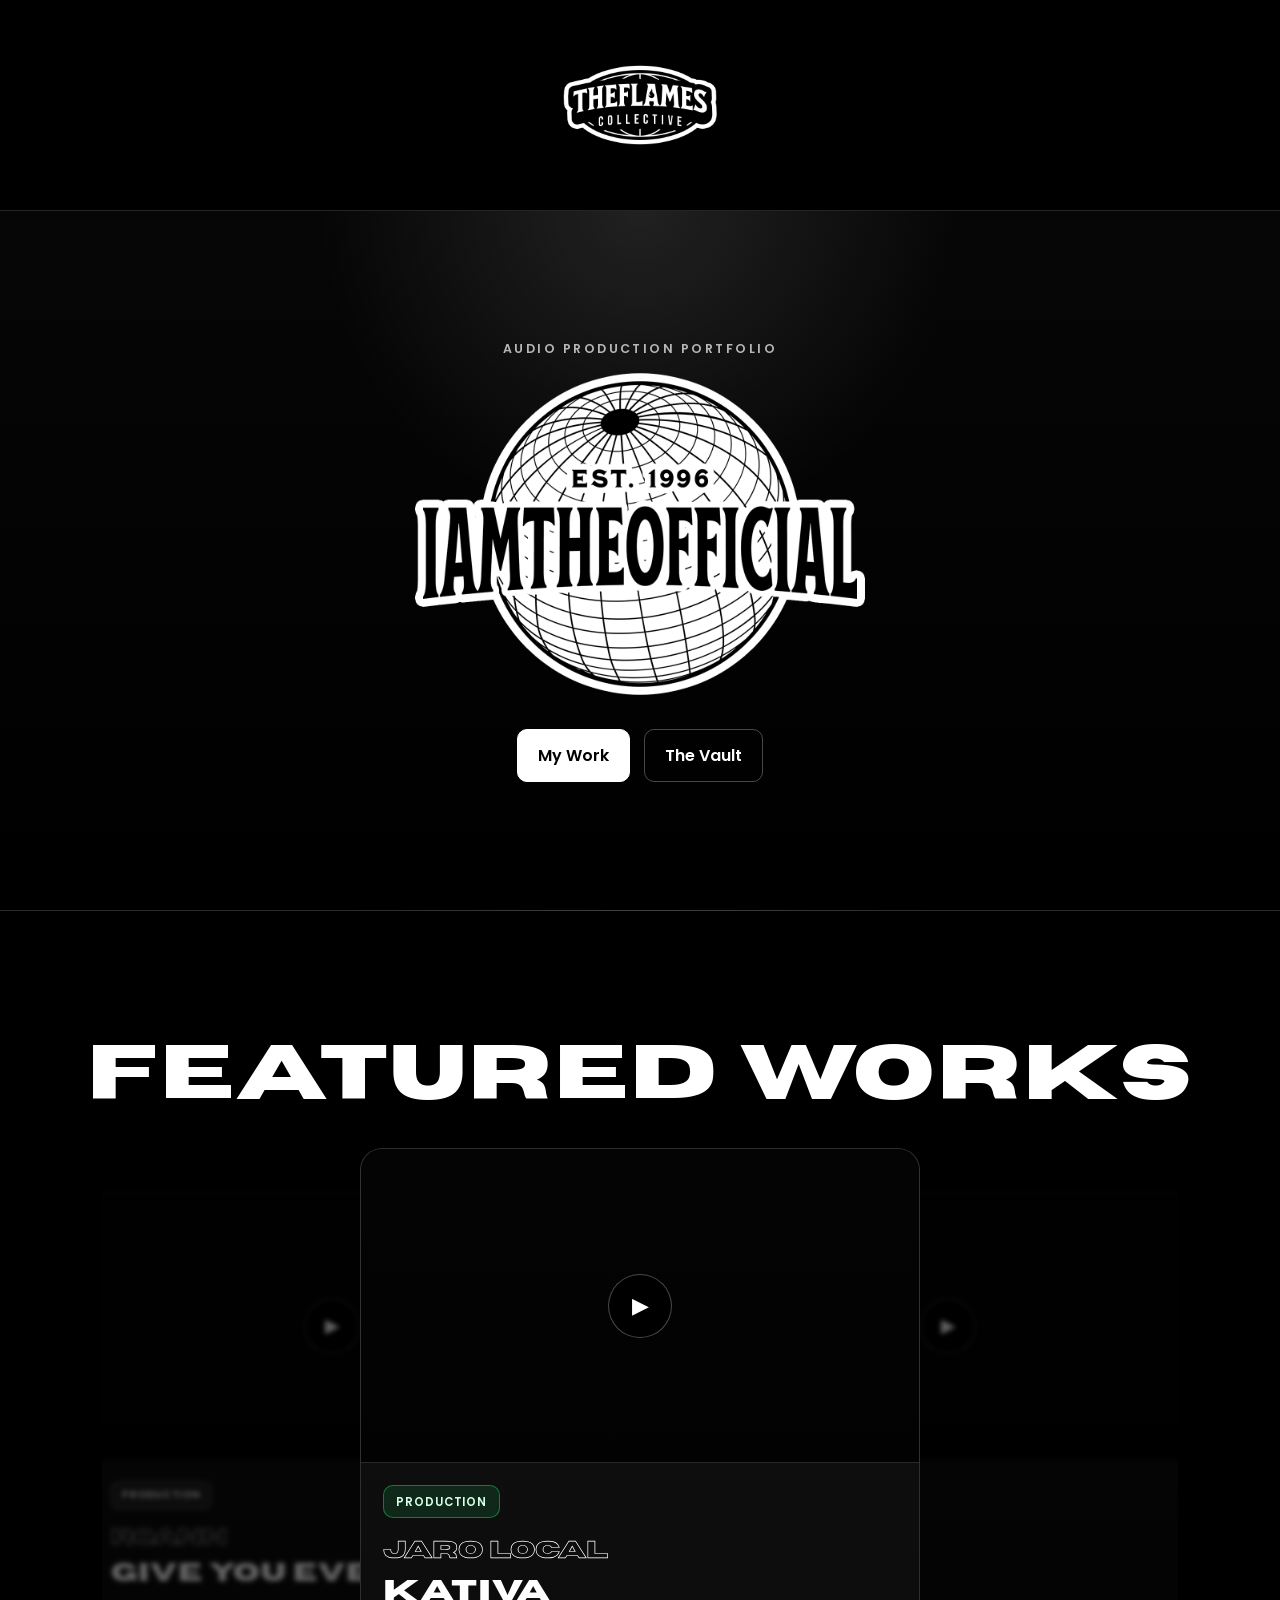
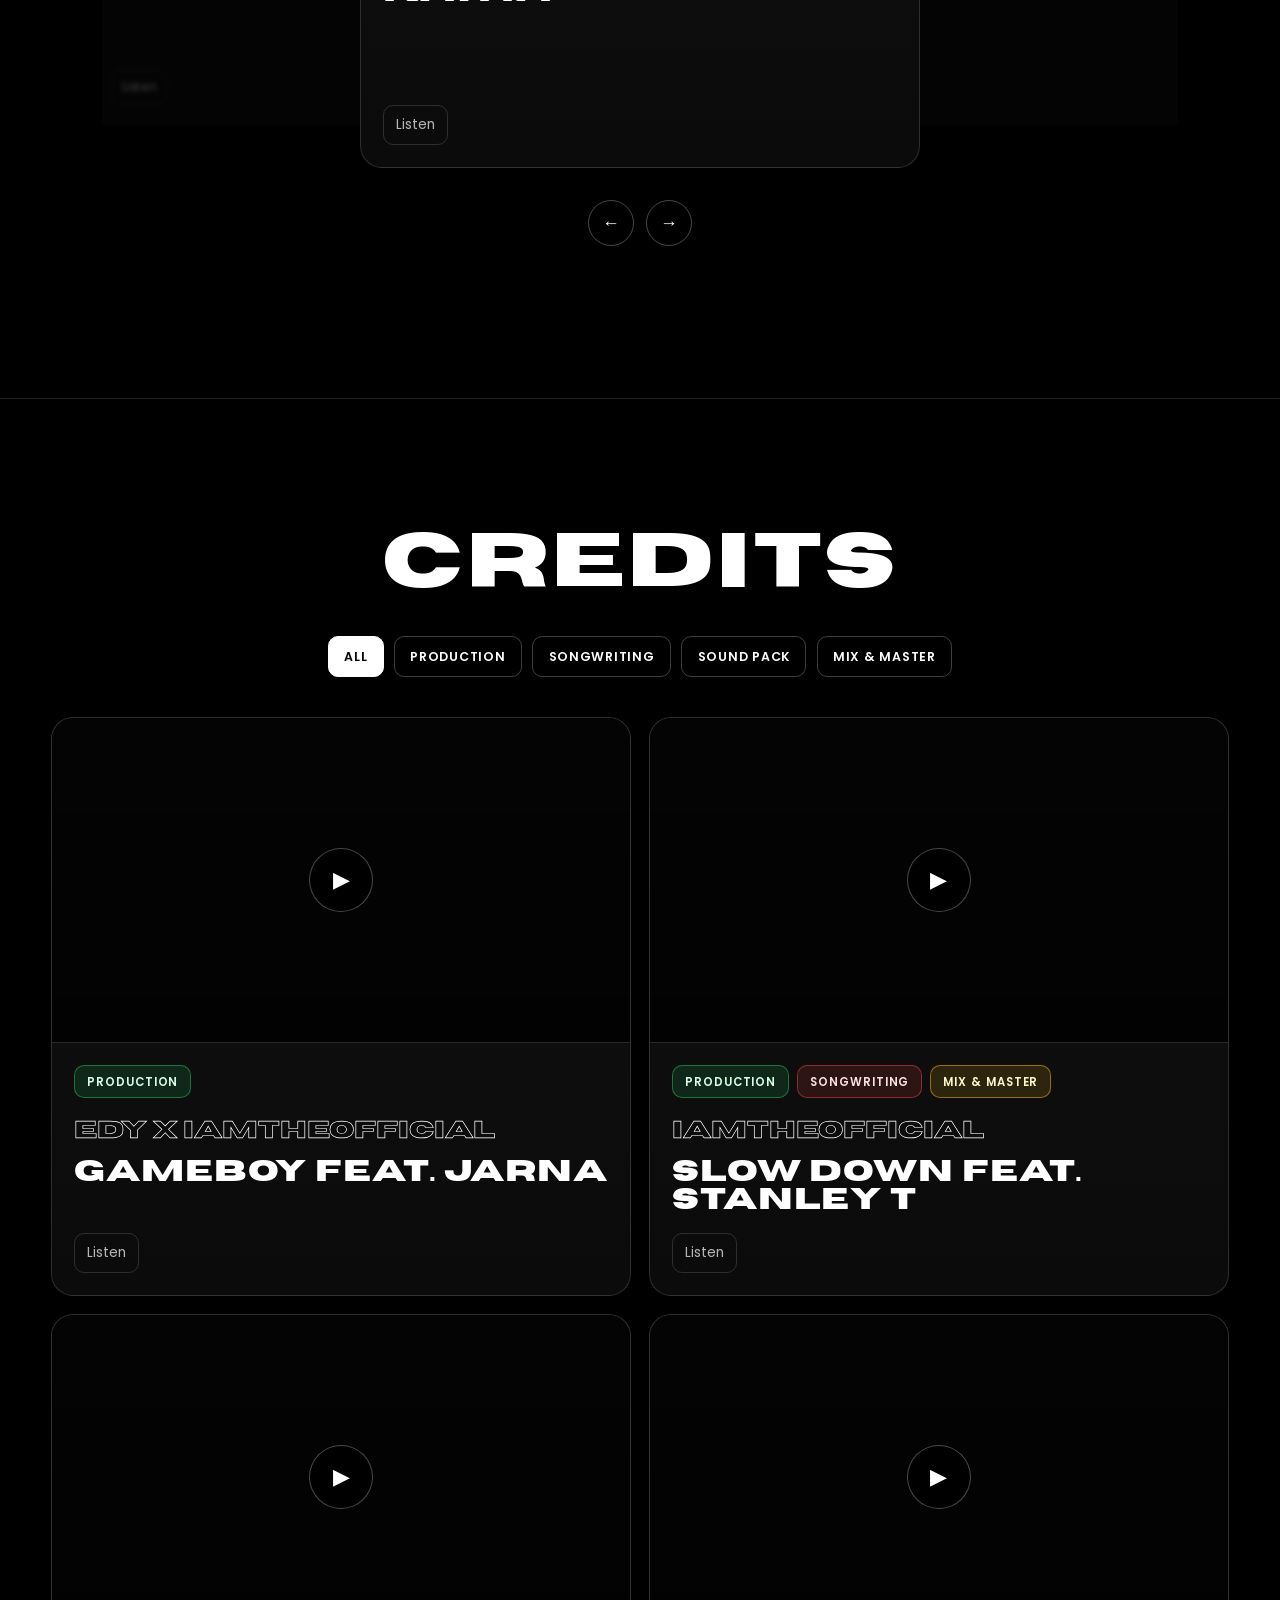
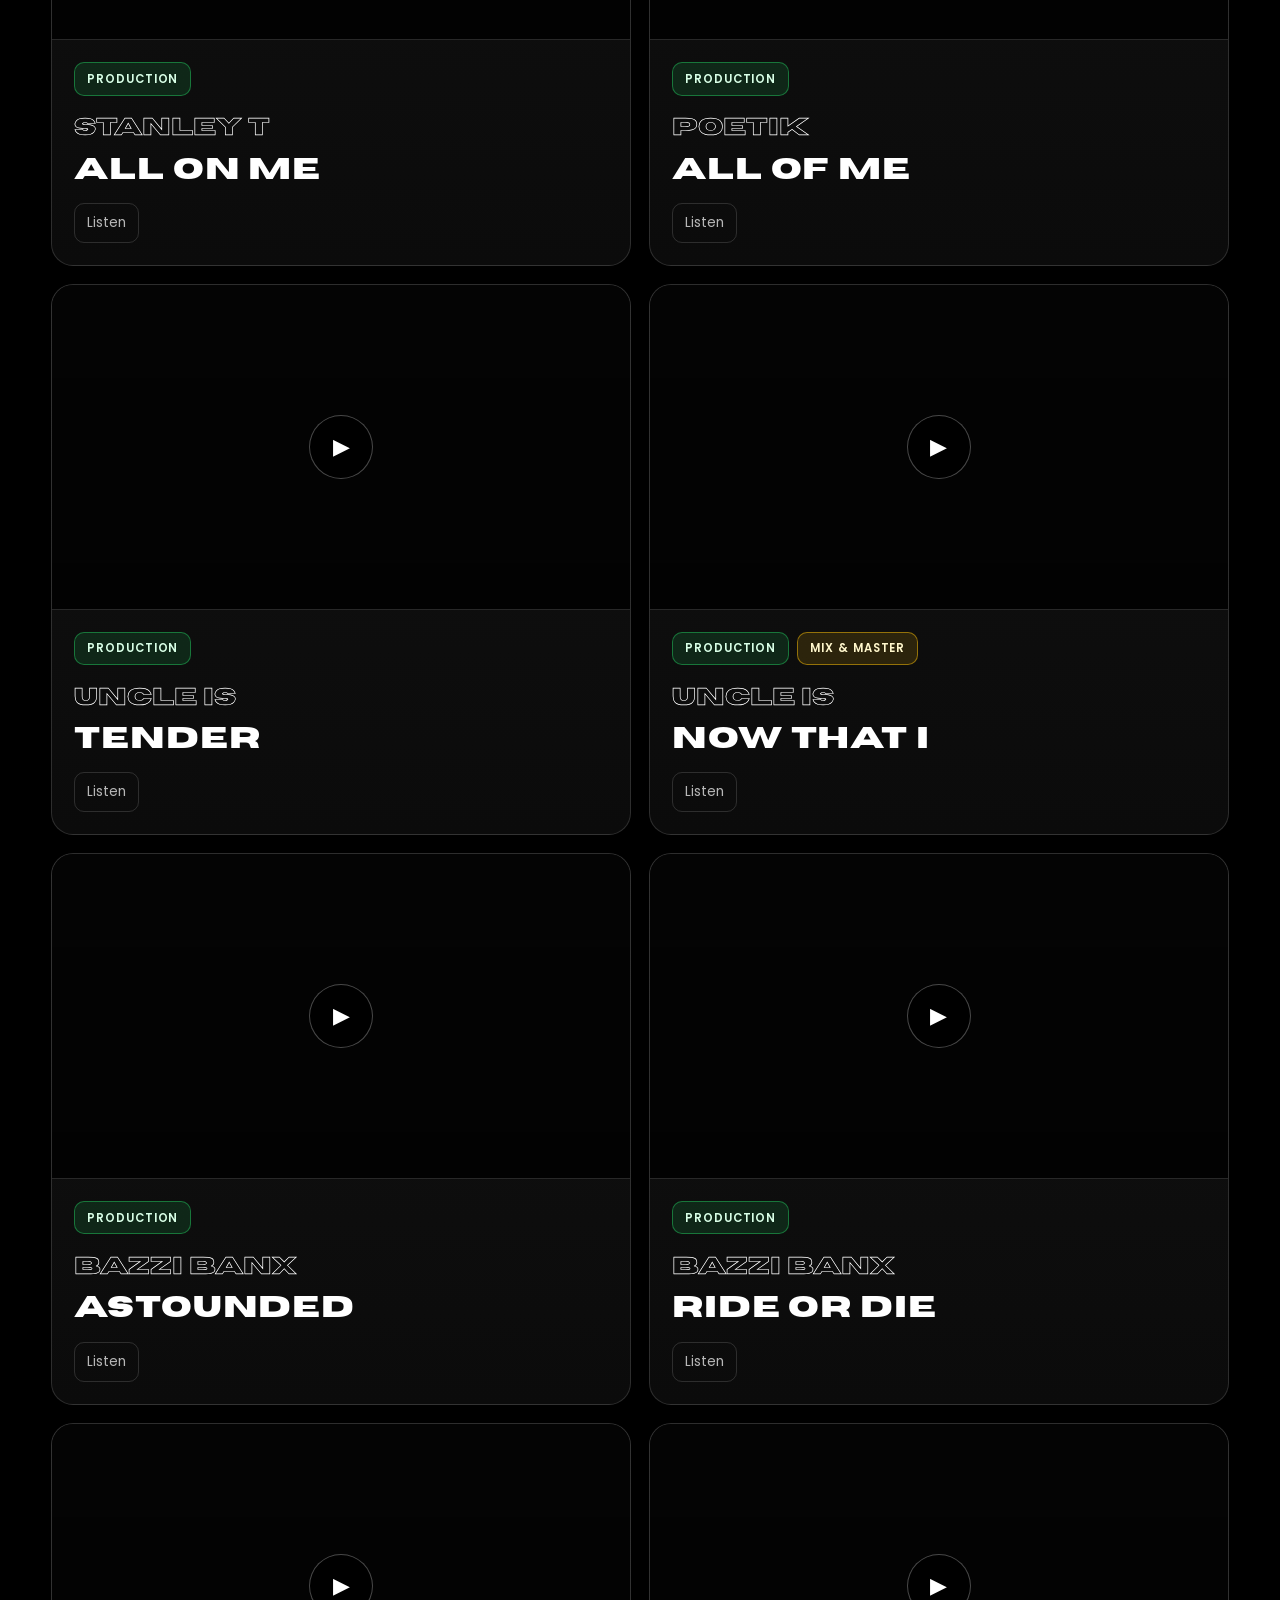
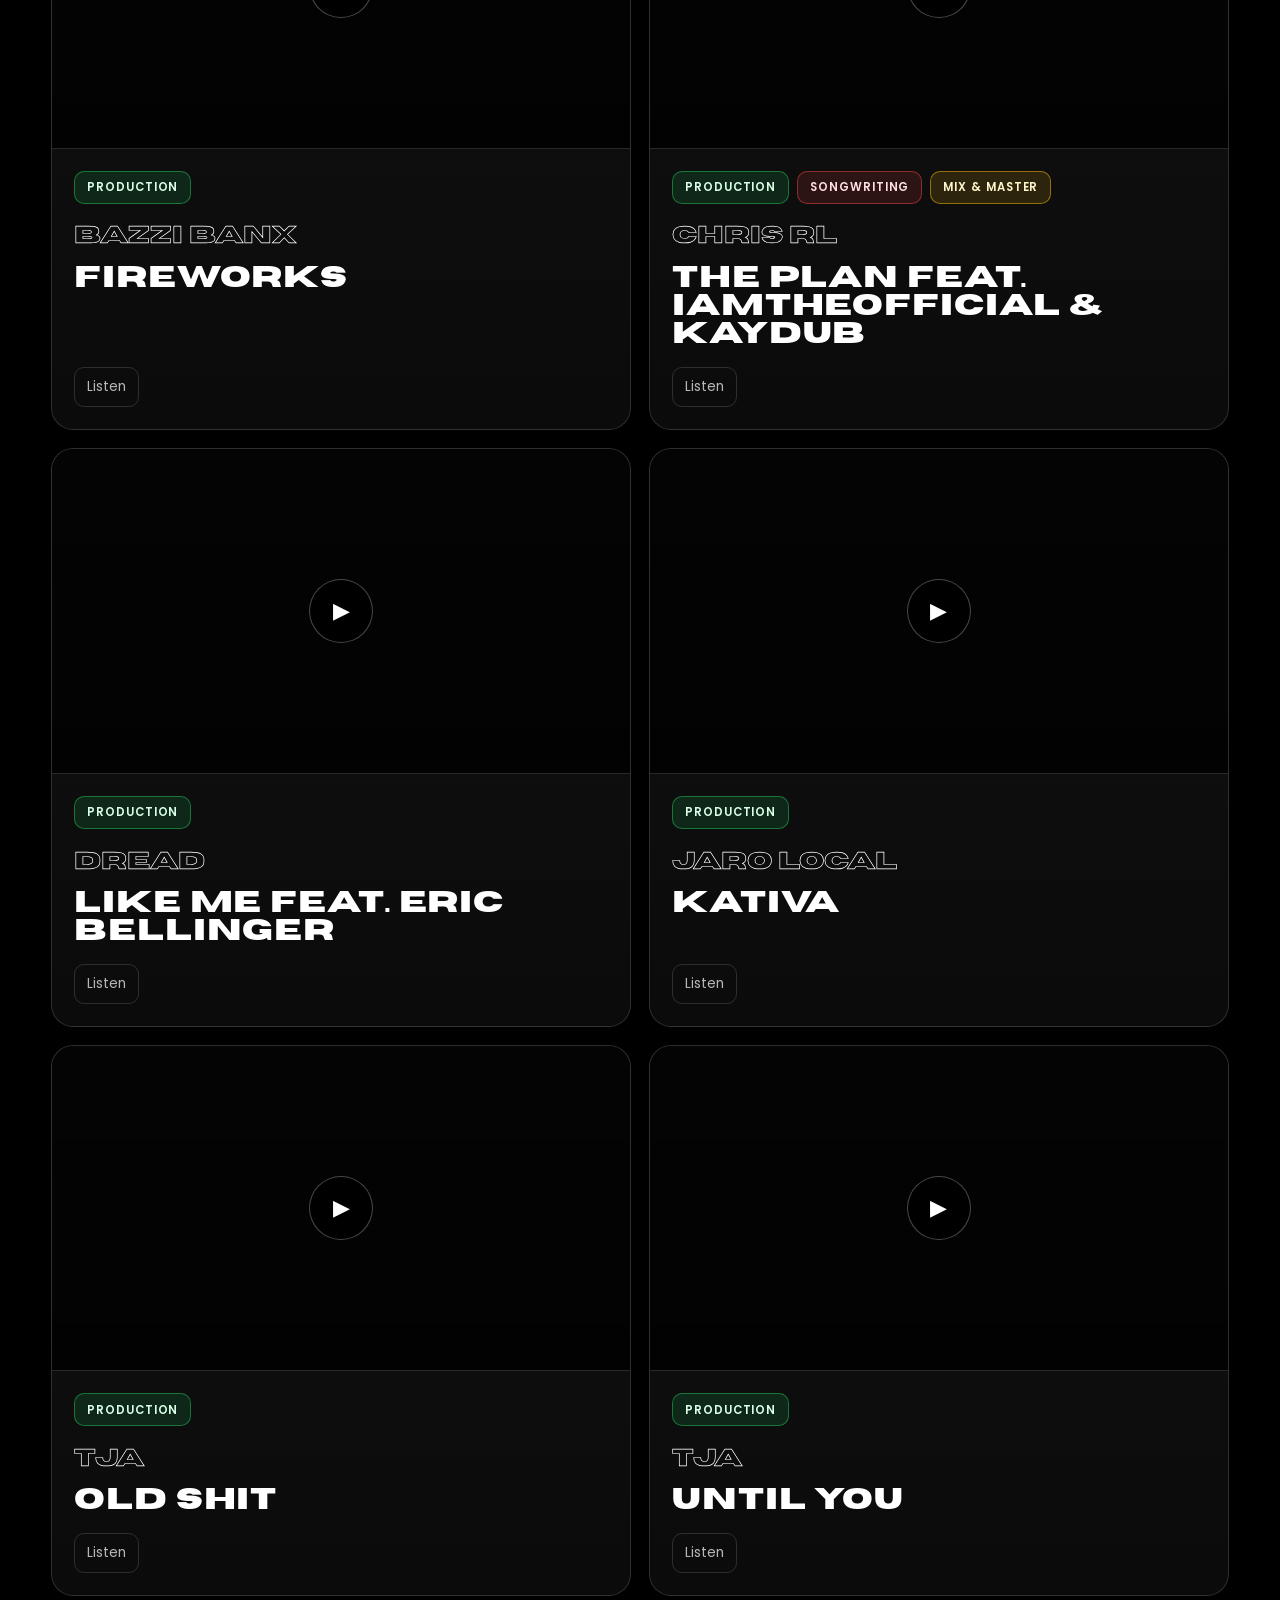
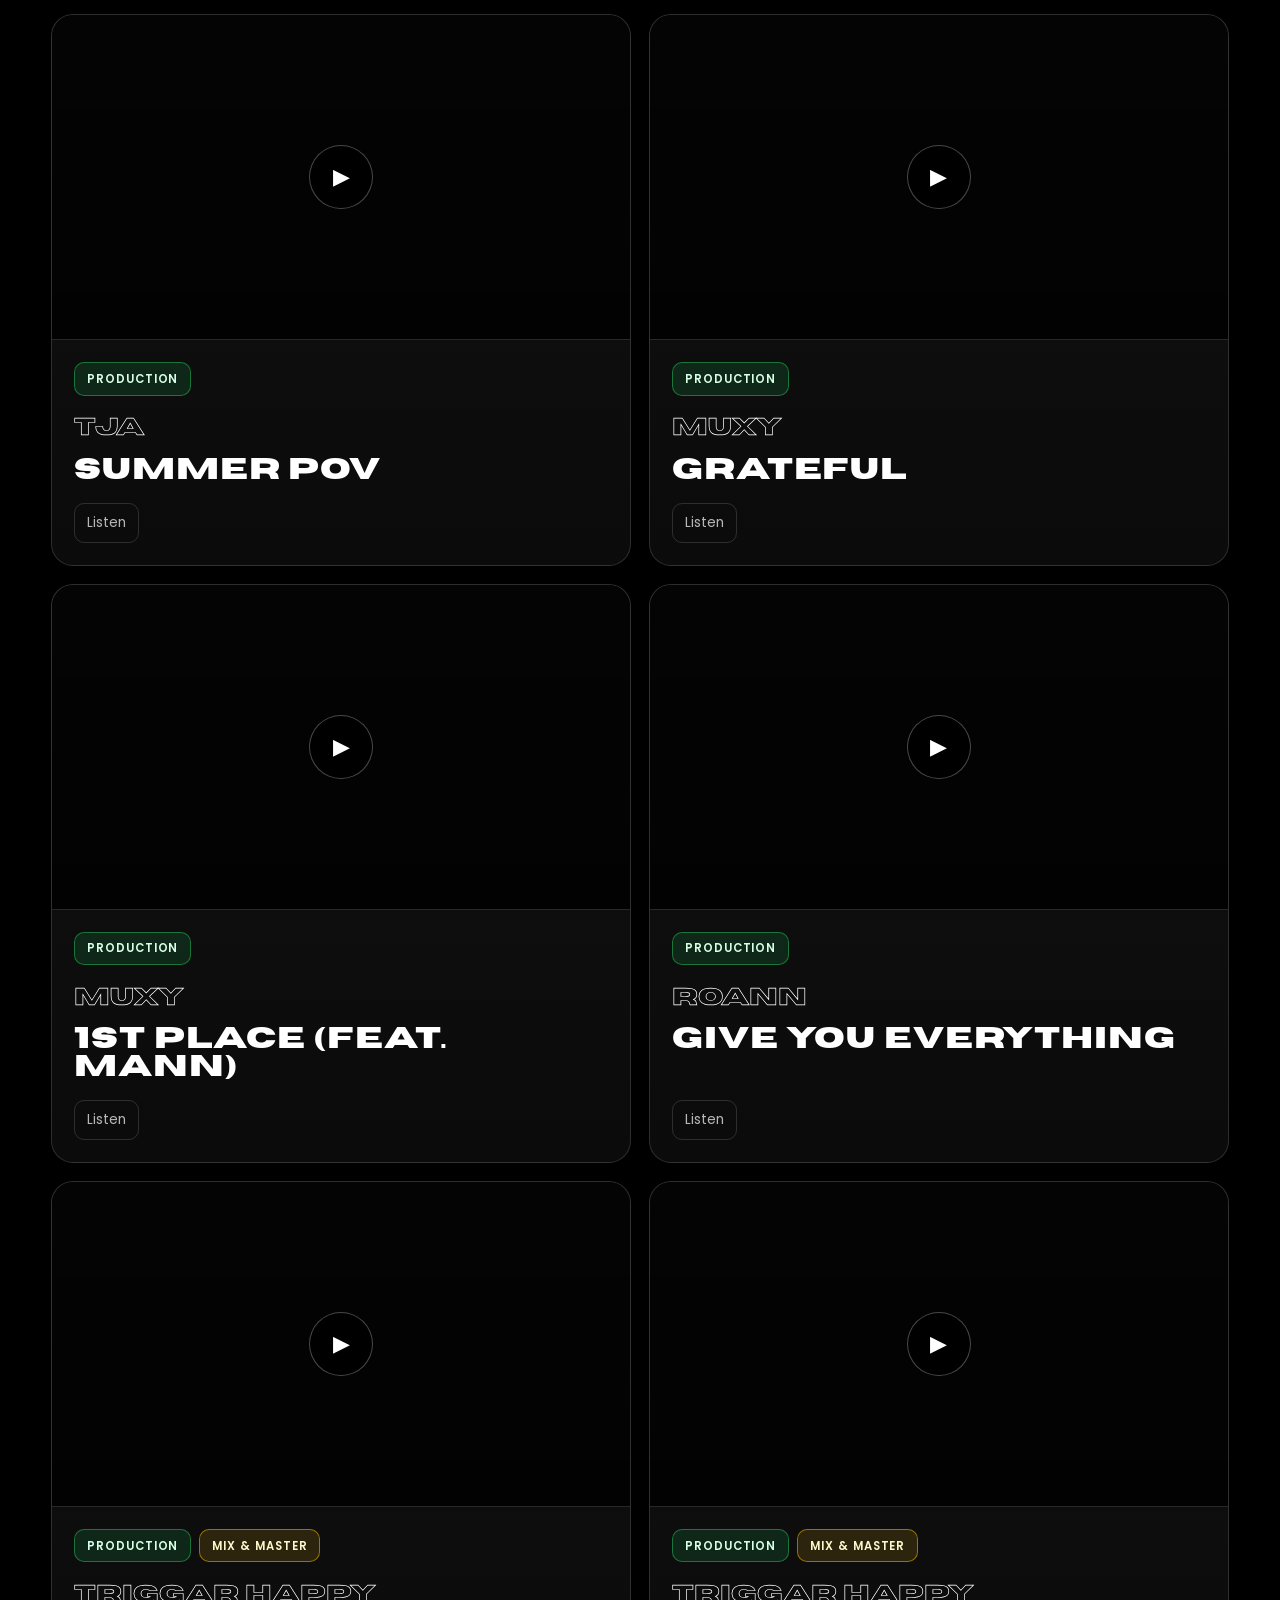
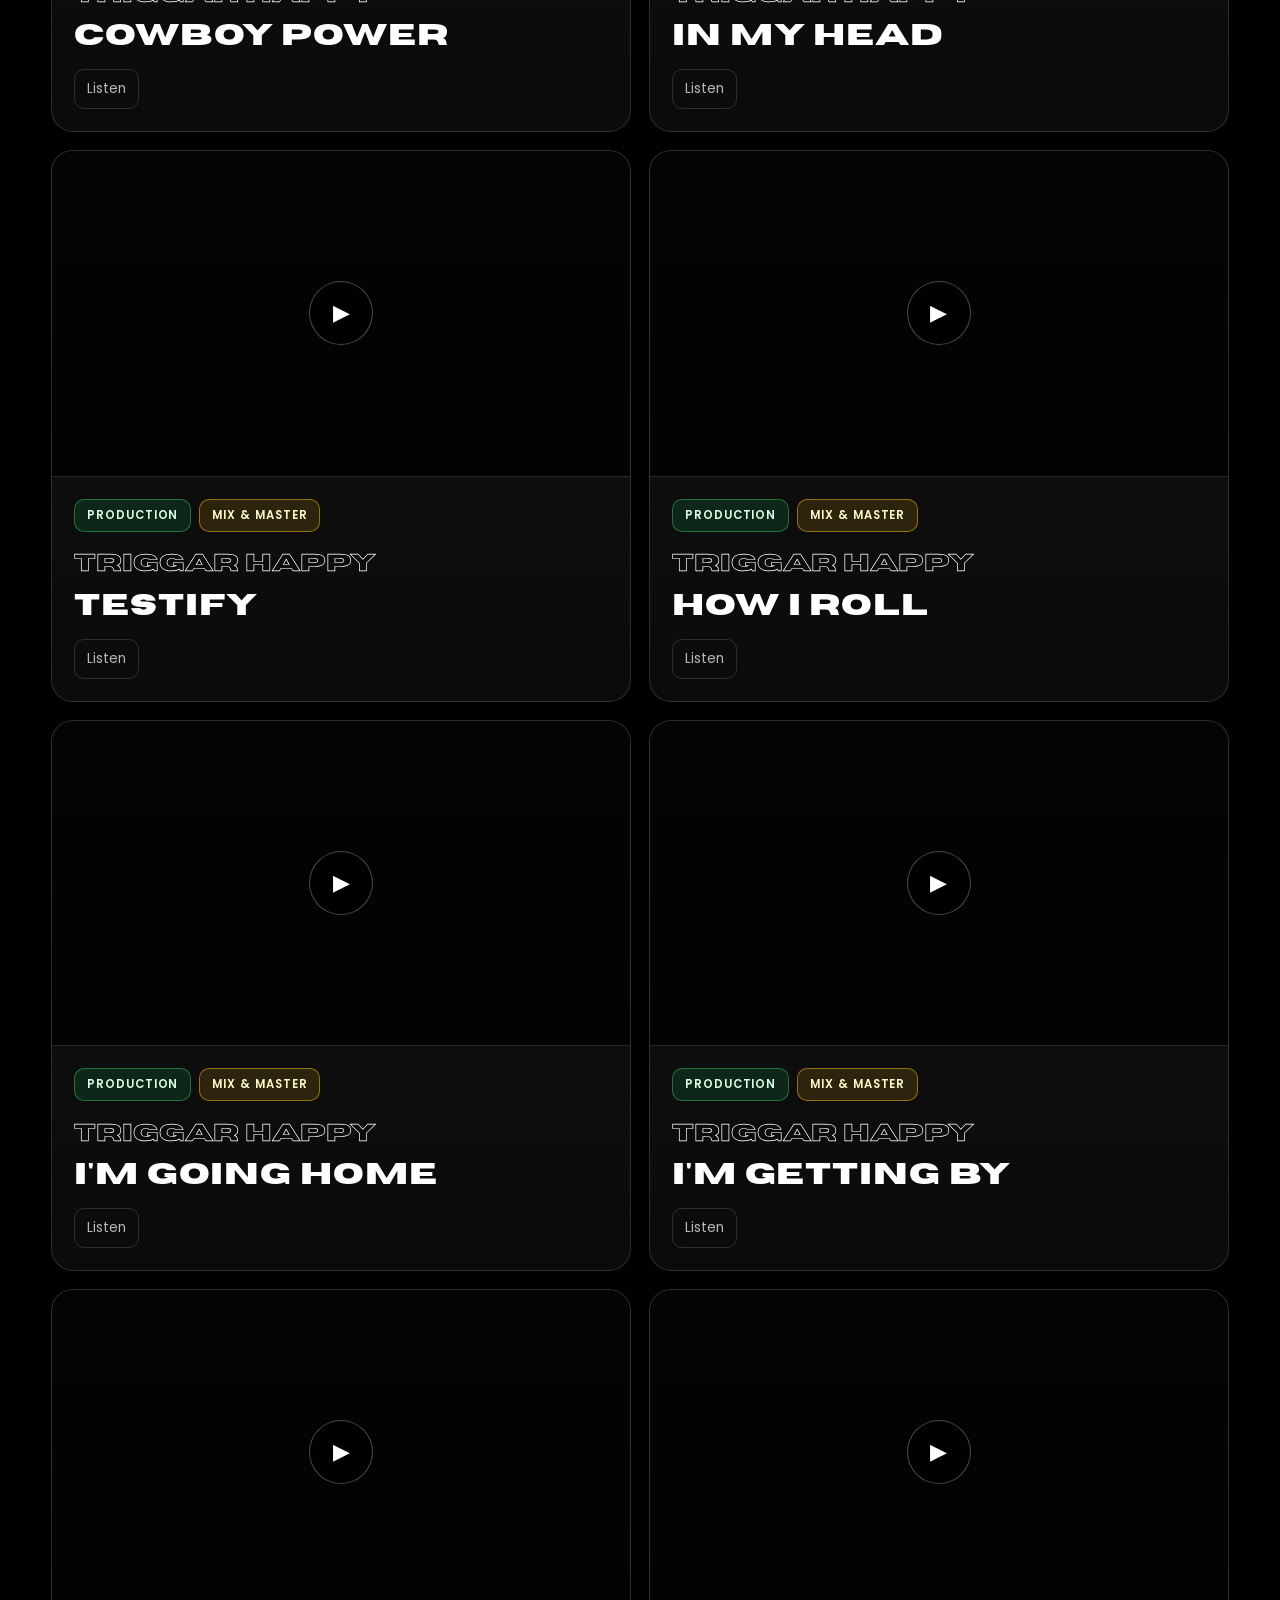
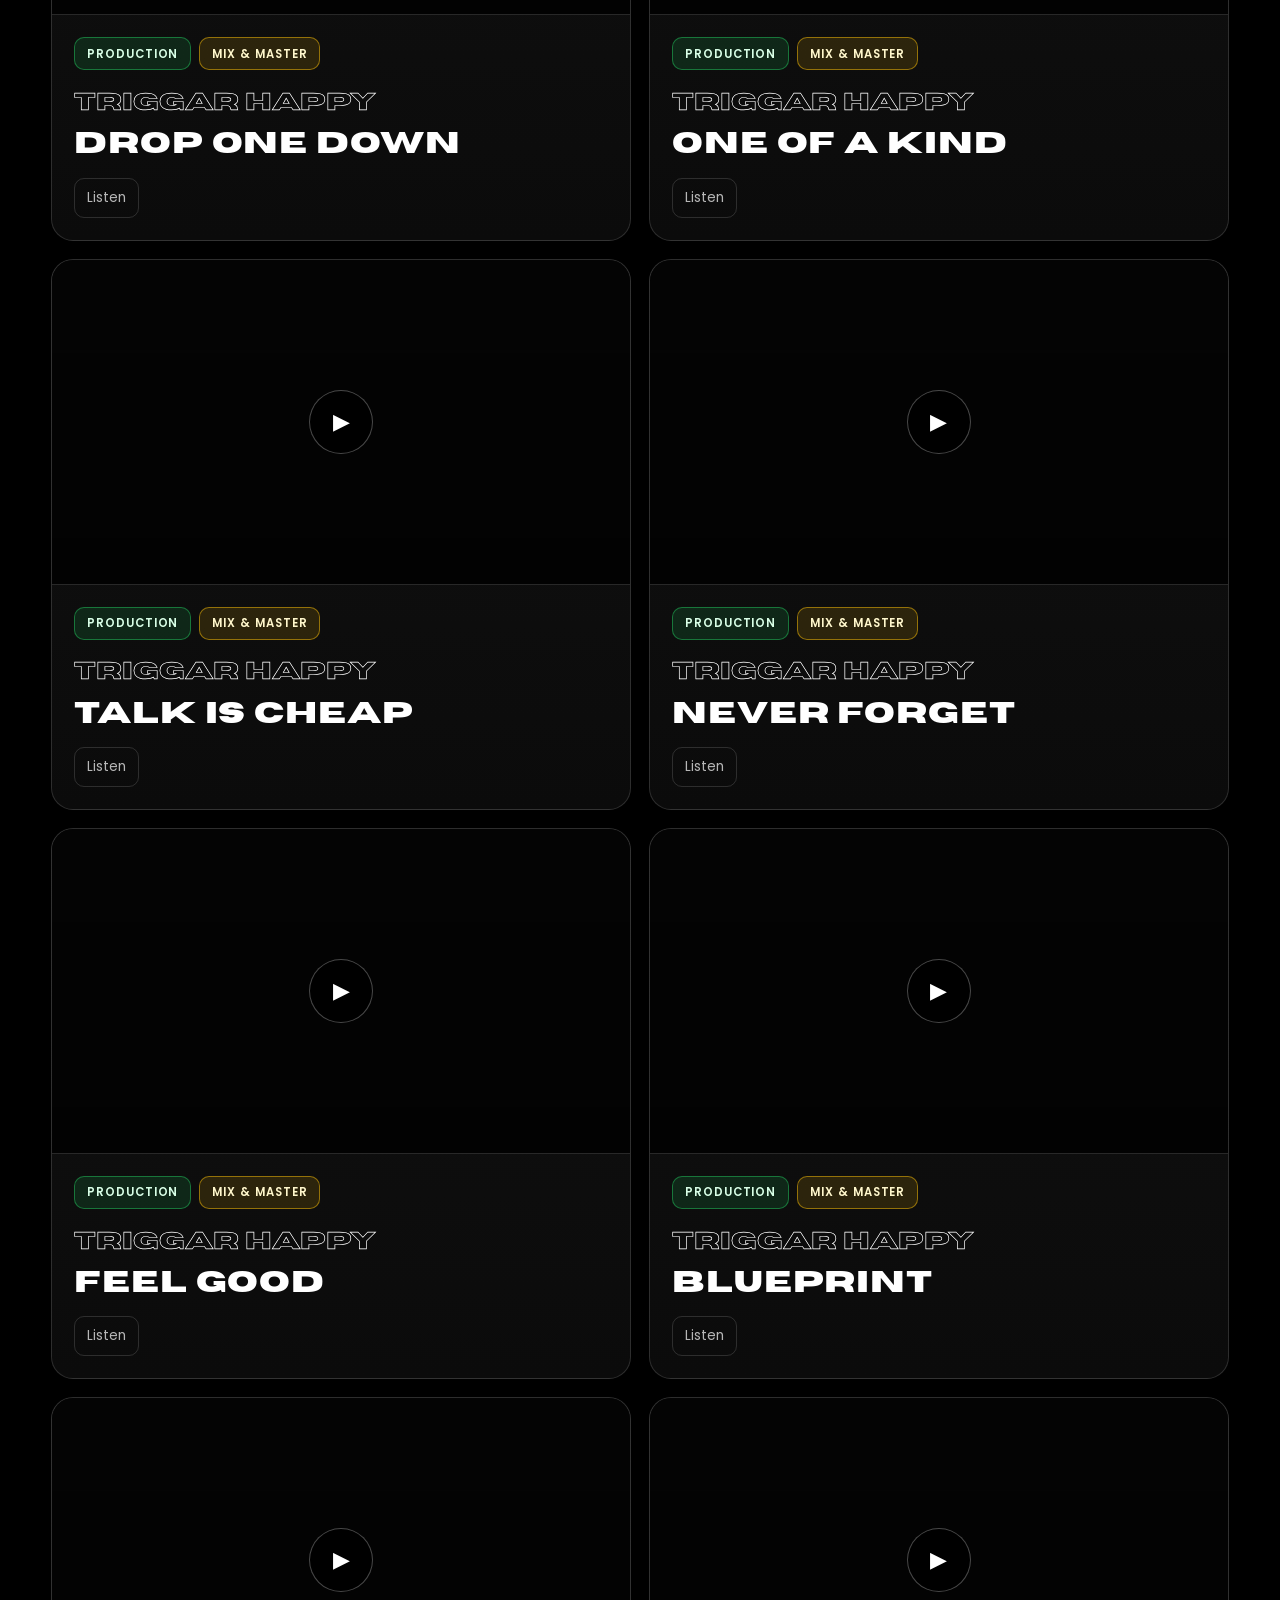
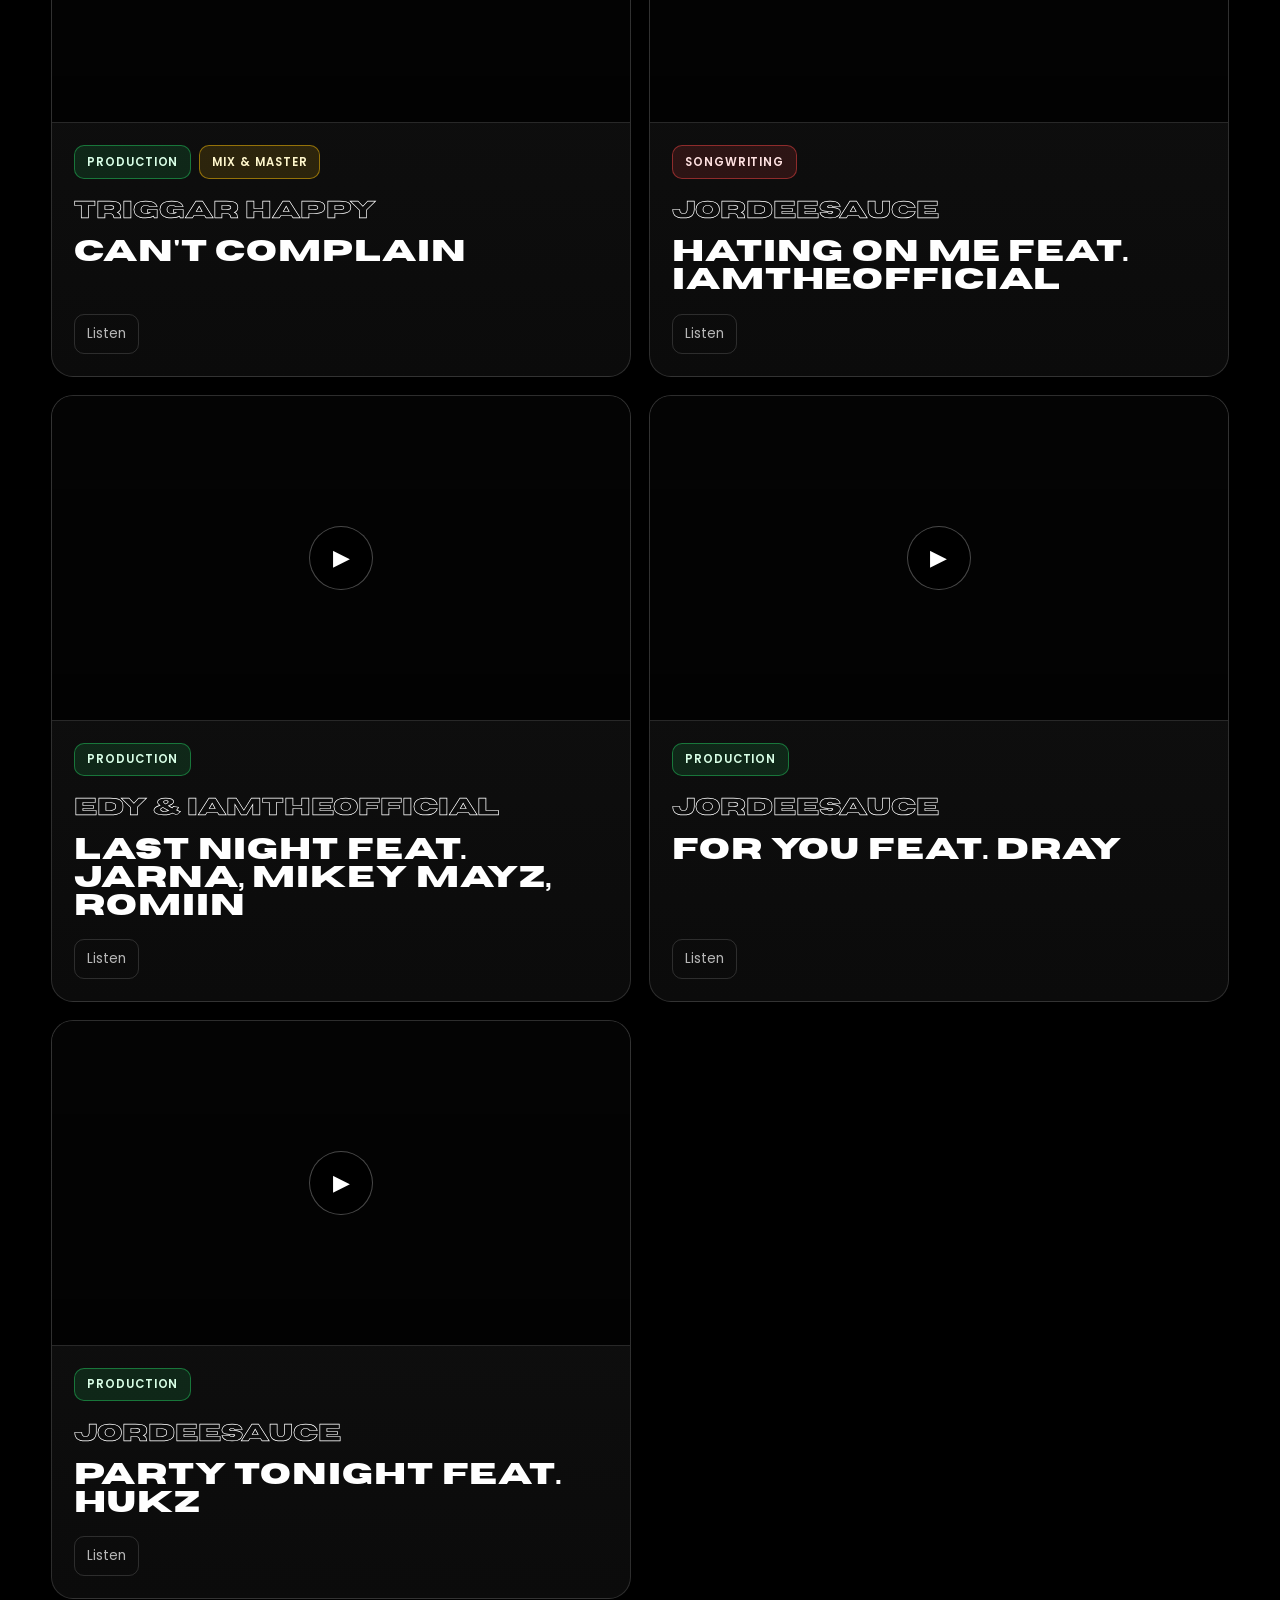
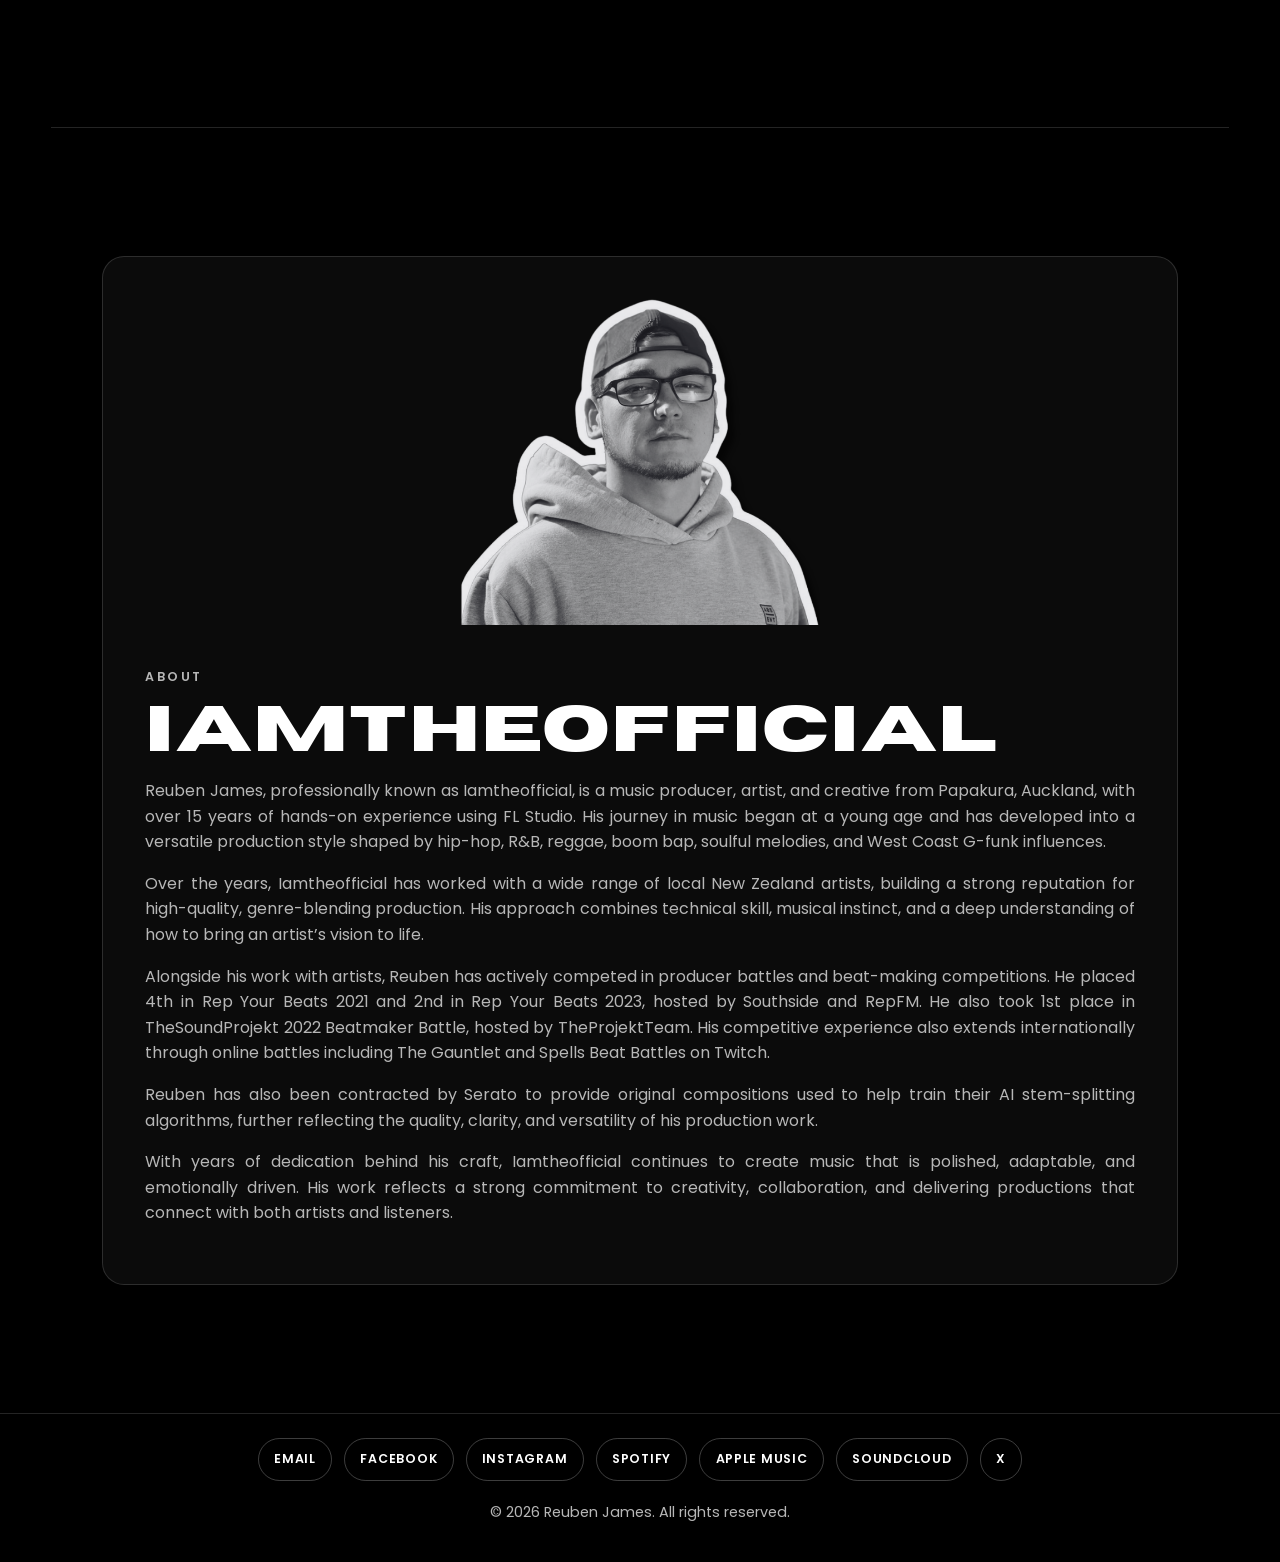
<file: index.html>
<!doctype html>
<html lang="en">
  <head>
    <meta charset="utf-8" />
    <meta name="viewport" content="width=device-width, initial-scale=1" />
    <meta
      name="description"
      content="Music production portfolio for Reuben James, professionally known as Iamtheofficial."
    />
    <title>Iamtheofficial | Portfolio</title>
    <link rel="icon" type="image/x-icon" href="assets/images/favicon.ico" />
    <link
      rel="preload"
      href="assets/images/iamtheofficial-logo.png"
      as="image"
    />
    <link rel="stylesheet" href="assets/css/styles.css" />
  </head>
  <body>
    <header class="site-header">
      <a class="brand" href="#top" aria-label="Iamtheofficial | Home">
        <img
          src="assets/images/logo-dark-no-bg.png"
          alt="Iamtheofficial Homepage"
        />
      </a>
    </header>

    <main id="top">
      <section class="hero section-padding">
        <div class="hero-inner">
          <p class="eyebrow">Audio Production Portfolio</p>
          <img
            src="assets/images/iamtheofficial-logo.png"
            alt="Iamtheofficial"
            class="hero-logo"
            width="1124"
            height="804"
            fetchpriority="high"
          />
          <div class="hero-actions">
            <a class="button primary" href="#credits">My Work</a>
            <a class="button secondary" href="vault.html">The Vault</a>
          </div>
        </div>
      </section>

      <section id="spotlight" class="section-padding spotlight-section">
        <div class="section-heading spotlight-heading">
          <h2>Featured Works</h2>
        </div>

        

        <div
          id="spotlightCarousel"
          class="spotlight-carousel"
          aria-live="polite"
        ></div>
        <div class="spotlight-controls">
          <button
            class="spotlight-btn"
            type="button"
            data-direction="prev"
            aria-label="Previous spotlight item"
          >
            ←
          </button>

          <button
            class="spotlight-btn"
            type="button"
            data-direction="next"
            aria-label="Next spotlight item"
          >
            →
          </button>
        </div>
      </section>

      <section id="credits" class="section-padding credits-section">
        <div class="section-heading">
          <h2>Credits</h2>
        </div>
        <div class="credit-filters">
          <button class="filter-btn active" type="button" data-filter="all">
            All
          </button>
          <button class="filter-btn" type="button" data-filter="production">
            Production
          </button>
          <button class="filter-btn" type="button" data-filter="songwriting">
            Songwriting
          </button>
          <button class="filter-btn" type="button" data-filter="soundpack">
            Sound Pack
          </button>
          <button class="filter-btn" type="button" data-filter="mixmaster">
            Mix & Master
          </button>
        </div>

        <div id="creditsGrid" class="credits-grid" aria-live="polite"></div>
      </section>

      <section id="about" class="section-padding about-section">
        <div class="about-card">
          <div class="about-image-wrap">
            <img
              src="assets/images/iamtheofficial-profile.png"
              alt="Reuben James - Iamtheofficial"
              class="about-image"
              width="647"
              height="586"
              loading="lazy"
            />
          </div>
          <p class="eyebrow">About</p>
          <h2>Iamtheofficial</h2>
          <p>
            Reuben James, professionally known as Iamtheofficial, is a music
            producer, artist, and creative from Papakura, Auckland, with over 15
            years of hands-on experience using FL Studio. His journey in music
            began at a young age and has developed into a versatile production
            style shaped by hip-hop, R&amp;B, reggae, boom bap, soulful
            melodies, and West Coast G-funk influences.
          </p>

          <p>
            Over the years, Iamtheofficial has worked with a wide range of local
            New Zealand artists, building a strong reputation for high-quality,
            genre-blending production. His approach combines technical skill,
            musical instinct, and a deep understanding of how to bring an
            artist’s vision to life.
          </p>

          <p>
            Alongside his work with artists, Reuben has actively competed in
            producer battles and beat-making competitions. He placed 4th in Rep
            Your Beats 2021 and 2nd in Rep Your Beats 2023, hosted by Southside
            and RepFM. He also took 1st place in TheSoundProjekt 2022 Beatmaker
            Battle, hosted by TheProjektTeam. His competitive experience also
            extends internationally through online battles including The
            Gauntlet and Spells Beat Battles on Twitch.
          </p>

          <p>
            Reuben has also been contracted by Serato to provide original
            compositions used to help train their AI stem-splitting algorithms,
            further reflecting the quality, clarity, and versatility of his
            production work.
          </p>

          <p>
            With years of dedication behind his craft, Iamtheofficial continues
            to create music that is polished, adaptable, and emotionally driven.
            His work reflects a strong commitment to creativity, collaboration,
            and delivering productions that connect with both artists and
            listeners.
          </p>
        </div>
      </section>
    </main>

    <footer class="site-footer">
      <div class="footer-socials">
        <a class="social-email" href="mailto:iamtheofficial.nz@gmail.com"
          >Email</a
        >

        <a
          class="social-facebook"
          href="https://www.facebook.com/iamtheofficialmusic/"
          target="_blank"
          rel="noopener noreferrer"
        >
          Facebook
        </a>

        <a
          class="social-instagram"
          href="https://www.instagram.com/iamtheofficial_/"
          target="_blank"
          rel="noopener noreferrer"
        >
          Instagram
        </a>

        <a
          class="social-spotify"
          href="https://open.spotify.com/artist/4lkMt02RqUWlrvBHsE11RC"
          target="_blank"
          rel="noopener noreferrer"
        >
          Spotify
        </a>

        <a
          class="social-apple"
          href="https://music.apple.com/us/artist/iamtheofficial/1240907282"
          target="_blank"
          rel="noopener noreferrer"
        >
          Apple Music
        </a>

        <a
          class="social-soundcloud"
          href="https://soundcloud.com/iamtheofficial"
          target="_blank"
          rel="noopener noreferrer"
        >
          SoundCloud
        </a>

        <a
          class="social-x"
          href="https://x.com/iamtheofficial_/"
          target="_blank"
          rel="noopener noreferrer"
        >
          X
        </a>
      </div>
      <p>© <span id="year"></span> Reuben James. All rights reserved.</p>
    </footer>

    <script src="script.js" defer></script>
  </body>
</html>
</file>
<file: assets/css/styles.css>
@font-face {
  font-family: "Horizon";
  src: url("../fonts/Horizon.otf") format("opentype");
  font-weight: 400;
  font-style: normal;
}

@font-face {
  font-family: "Horizon Outline";
  src: url("../fonts/Horizon_Outlined.otf") format("opentype");
  font-weight: 700;
  font-style: normal;
}

@font-face {
  font-family: "Poppins";
  src: url("../fonts/Poppins-Regular.ttf") format("truetype");
  font-weight: 400;
  font-style: normal;
}

@font-face {
  font-family: "Poppins";
  src: url("../fonts/Poppins-Medium.ttf") format("truetype");
  font-weight: 500;
  font-style: normal;
}

@font-face {
  font-family: "Poppins";
  src: url("../fonts/Poppins-SemiBold.ttf") format("truetype");
  font-weight: 600;
  font-style: normal;
}

@font-face {
  font-family: "Poppins";
  src: url("../fonts/Poppins-Bold.ttf") format("truetype");
  font-weight: 700;
  font-style: normal;
}

:root {
  --bg: #000;
  --panel: #0b0b0b;
  --panel-2: #111;
  --text: #fff;
  --muted: #b7b7b7;
  --line: rgba(255, 255, 255, 0.14);
  --line-strong: rgba(255, 255, 255, 0.28);
  --radius: 22px;
  --max: 1180px;
}

* { box-sizing: border-box; }
html { scroll-behavior: smooth; }
body {
  margin: 0;
  background: var(--bg);
  color: var(--text);
  font-family: "Poppins", Arial, sans-serif;
  line-height: 1.6;
}

a { color: inherit; text-decoration: none; }
img { max-width: 100%; display: block; }

.site-header {
  position: sticky;
  top: 0;
  z-index: 20;
  display: flex;
  align-items: center;
  justify-content: center;
  gap: 24px;
  padding: 0px clamp(18px, 4vw, 56px);
  background: rgba(0, 0, 0, 0.78);
  backdrop-filter: blur(14px);
  border-bottom: 1px solid var(--line);
}

.brand img { width: min(210px, 42vw); }
.nav { display: flex; align-items: center; gap: clamp(14px, 3vw, 32px); }
.nav a {
  color: var(--muted);
  font-size: 0.9rem;
  letter-spacing: 0.06em;
  text-transform: uppercase;
  transition: color 180ms ease;
}
.nav a:hover { color: var(--text); }

.section-padding { padding: clamp(70px, 10vw, 130px) clamp(18px, 4vw, 56px); }
.hero {
  min-height: 20%;
  display: grid;
  place-items: center;
  border-bottom: 1px solid var(--line);
  background:
    radial-gradient(circle at top, rgba(255,255,255,0.11), transparent 34%),
    linear-gradient(180deg, #060606 0%, #000 100%);
}
.hero-inner { width: min(var(--max), 100%); text-align: center; }
.eyebrow {
  margin: 0 0 14px;
  color: var(--muted);
  font-size: 0.78rem;
  font-weight: 600;
  letter-spacing: 0.2em;
  text-transform: uppercase;
}

.hero h1 {
  font-family: "Horizon", Arial, sans-serif;
  font-weight: 400;
  font-size: clamp(2.4rem, 8vw, 6.5rem);
  line-height: 0.95;
  letter-spacing: 0.02em;
  text-align: center;
  max-width: 1000px;
  margin: 0 auto 1.25rem;
  overflow-wrap: normal;
  word-break: normal;
}

@media (max-width: 768px) {
  .hero h1 {
    font-size: clamp(2.1rem, 13vw, 4.5rem);
    line-height: 1;
    max-width: 95%;
  }
}

@media (max-width: 480px) {
  .hero h1 {
    font-size: clamp(1.8rem, 12vw, 3.2rem);
    letter-spacing: 0;
  }
}

.hero-logo {
  display: block;
  width: min(450px, 90vw);
  max-width: 100%;
  height: auto;
  margin: 0 auto 1.5rem;
}

h1, h2, h3 {
  margin: 0;
  font-family: "Horizon", Arial, sans-serif;
  line-height: 0.95;
  letter-spacing: 0.03em;
  text-transform: uppercase;
}
h1 { font-size: clamp(3.2rem, 10vw, 8.8rem); }
h2 { font-size: clamp(2.2rem, 6vw, 5rem); }
h3 { font-size: clamp(1.35rem, 2.3vw, 2rem); }

.hero-copy {
  max-width: 760px;
  margin: 26px auto 0;
  color: var(--muted);
  font-size: clamp(1rem, 2vw, 1.18rem);
}
.hero-actions, .contact-actions {
  display: flex;
  justify-content: center;
  flex-wrap: wrap;
  gap: 14px;
  margin-top: 34px;
}
.button {
  display: inline-flex;
  align-items: center;
  justify-content: center;
  min-height: 48px;
  padding: 13px 20px;
  border-radius: 10px;
  border: 1px solid var(--line-strong);
  font-weight: 600;
  transition: transform 180ms ease, background 180ms ease, color 180ms ease, border 180ms ease;
}
.button:hover { transform: translateY(-2px); }
.button.primary { background: var(--text); color: var(--bg); border-color: var(--text); }
.button.secondary { background: transparent; color: var(--text); }
.button.secondary:hover { background: var(--panel-2); }

.section-heading {
  width: min(var(--max), 100%);
  margin: 0 auto 36px;
}
.section-heading p:not(.eyebrow) { max-width: 760px; color: var(--muted); }
.compact { text-align: center; }
.compact p { margin-left: auto; margin-right: auto; }

.credits-grid {
  width: min(var(--max), 100%);
  margin: 0 auto;
  display: grid;
  grid-template-columns: repeat(2, minmax(0, 1fr));
  gap: 18px;
}
.credit-card {
  overflow: hidden;
  border: 1px solid var(--line);
  border-radius: var(--radius);
  background: linear-gradient(180deg, var(--panel-2), var(--panel));
}
.credit-media {
  aspect-ratio: 16 / 9;
  background: #050505;
  border-bottom: 1px solid var(--line);
}
.credit-media iframe,
.credit-placeholder {
  width: 100%;
  height: 100%;
  border: 0;
}

.youtube-embed-trigger {
  width: 100%;
  height: 100%;
  display: grid;
  place-items: center;
  cursor: pointer;
  background:
    linear-gradient(rgba(0, 0, 0, 0.2), rgba(0, 0, 0, 0.55)),
    var(--thumbnail) center / cover;
  border: 0;
  color: var(--text);
}

.youtube-play-icon {
  display: grid;
  place-items: center;
  width: 64px;
  height: 64px;
  border-radius: 999px;
  background: rgba(0, 0, 0, 0.72);
  border: 1px solid var(--line-strong);
  font-size: 1.35rem;
  transition: transform 0.2s ease, background 0.2s ease;
}

.youtube-embed-trigger:hover .youtube-play-icon,
.youtube-embed-trigger:focus-visible .youtube-play-icon {
  transform: scale(1.08);
  background: rgba(255, 255, 255, 0.95);
  color: #000;
}

.credits-section .section-heading h2 {
  text-align: center;
  margin-left: auto;
  margin-right: auto;
}

.credit-placeholder {
  display: grid;
  place-items: center;
  padding: 34px;
}
.credit-placeholder img { width: min(260px, 72%); opacity: 0.92; }
.credit-content { padding: 22px; }

.credit-content h4 {
  text-transform: uppercase;
  font-size: 1.5rem;
  margin: 0;
  font-family: "Horizon Outline";
  -webkit-text-stroke: .5px #ffffff;
}

.credit-meta {
  color: var(--muted);
  font-size: 0.82rem;
  letter-spacing: 0.12em;
  text-transform: uppercase;
}
.credit-title { margin-top: 8px; }
.credit-links {
  display: flex;
  flex-wrap: wrap;
  gap: 10px;
  margin-top: 18px;
}
.credit-links a {
  border: 1px solid var(--line);
  border-radius: 10px;
  padding: 8px 12px;
  color: var(--muted);
  font-size: 0.86rem;
}
.credit-links a:hover { color: var(--text); border-color: var(--line-strong); }

.about-section {
  width: min(var(--max), calc(100% - clamp(36px, 8vw, 112px)));
  margin: 0 auto;
  display: flex;
  justify-content: center;
  border-top: 1px solid var(--line);
}
.about-card {
  width: 100%;
  max-width: 100%;
  border: 1px solid var(--line);
  border-radius: var(--radius);
  background: var(--panel);
  padding: clamp(24px, 4vw, 42px);
}

.about-image-wrap {
  width: 100%;
  display: flex;
  justify-content: center;
  margin-bottom: clamp(24px, 4vw, 42px);
}

.about-image {
  width: min(360px, 80vw);
  height: auto;
  display: block;
  object-fit: contain;
}

.about-card h2,
.about-card h1 {
  font-family: "Horizon", Arial, sans-serif;
  font-weight: 400;
  font-size: clamp(2.5rem, 7vw, 4rem);
  line-height: 0.95;
  letter-spacing: 0.02em;
  max-width: 100%;
  overflow-wrap: anywhere;
  word-break: break-word;
}

.about-card p:not(.eyebrow) { color: var(--muted); }
.about-card p {
  text-align: justify;
  text-justify: inter-word;
}

.site-footer {
  border-top: 1px solid var(--line);
  padding: 24px clamp(18px, 4vw, 56px);
  color: var(--muted);
  text-align: center;
  font-size: 0.9rem;
}

@media (max-width: 768px) {
    .about-card h2,
  .about-card h1 {
    font-size: clamp(2rem, 11vw, 3.8rem);
  }
}

@media (max-width: 820px) {
  .site-header { align-items: center; flex-direction: column; }
  .nav { width: 100%; justify-content: space-between; }
  .credits-grid, .about-section { grid-template-columns: 1fr; }
  .section-padding { padding-top: 74px; padding-bottom: 74px; }
  .about-card p {
    text-align: center;
  }
}

@media (max-width: 520px) {
  .brand img { width: 180px; }
  .nav a { font-size: 0.78rem; }
  .hero-actions, .contact-actions { flex-direction: column; }
  .button { width: 100%; }
  .credit-content { padding: 18px; }
}

@media (max-width: 768px) {
  .about-card h2 {
    font-size: clamp(2rem, 12vw, 3.5rem);
    text-align: center;
  }
}

.credit-meta {
  display: flex;
  flex-wrap: wrap;
  gap: 0.5rem;
  margin-bottom: 0.85rem;
}

.credit-badge {
  display: inline-flex;
  align-items: center;
  width: fit-content;

  font-size: 0.72rem;
  font-weight: 600;
  letter-spacing: 0.08em;
  text-transform: uppercase;

  border-radius: 10px;
  padding: 0.4rem 0.75rem;
}

/* Production Credit - Green */
.credit-badge-production {
  color: #d9ffe7;
  background: rgba(34, 197, 94, 0.14);
  border: 1px solid rgba(34, 197, 94, 0.5);
}

/* Songwriting Credit - Red */
.credit-badge-songwriting {
  color: #ffe1e1;
  background: rgba(239, 68, 68, 0.14);
  border: 1px solid rgba(239, 68, 68, 0.5);
}

/* Sound Pack - Blue */
.credit-badge-soundpack {
  color: #dbeafe;
  background: rgba(59, 130, 246, 0.14);
  border: 1px solid rgba(59, 130, 246, 0.5);
}

/* Mix & Master - Yellow */
.credit-badge-mixmaster {
  color: #fff7cc;
  background: rgba(234, 179, 8, 0.14);
  border: 1px solid rgba(234, 179, 8, 0.55);
}

.credit-filters {
  width: min(var(--max), calc(100% - clamp(36px, 8vw, 112px)));
  margin: 2rem auto 2.5rem;
  display: flex;
  flex-wrap: wrap;
  gap: 0.65rem;
  justify-content: center;
}

.filter-btn {
  cursor: pointer;
  font-family: "Poppins", Arial, sans-serif;
  font-size: 0.78rem;
  font-weight: 600;
  letter-spacing: 0.06em;
  text-transform: uppercase;

  color: #ffffff;
  background: transparent;
  border: 1px solid rgba(255, 255, 255, 0.24);
  border-radius: 10px;
  padding: 0.65rem 0.95rem;

  transition: 0.2s ease;
}

.filter-btn:hover,
.filter-btn.active {
  color: #000000;
  background: #ffffff;
  border-color: #ffffff;
}

.credits-grid {
  align-items: stretch;
}

.credit-card {
  display: flex;
  flex-direction: column;
  height: 100%;
}

.credit-content {
  display: flex;
  flex-direction: column;
  flex: 1;
}

.credit-links {
  margin-top: auto;
  display: flex;
  justify-content: flex-start;
  gap: 0.6rem;
  flex-wrap: wrap;
  padding-top: 1.2rem;
}

/* -------------------------------
   Subtle Website Animations
-------------------------------- */

/* Page load / hero entrance */
.hero-inner {
  animation: fadeUp 0.8s ease forwards;
}

.site-header {
  animation: fadeDown 0.7s ease forwards;
}

/* Section reveal starting state */
.reveal {
  opacity: 0;
  transform: translateY(28px);
  transition: opacity 0.7s ease, transform 0.7s ease;
}

/* Section reveal active state */
.reveal.visible {
  opacity: 1;
  transform: translateY(0);
}

/* Credit card hover */
.credit-card {
  transition: transform 0.25s ease, border-color 0.25s ease, background 0.25s ease;
}

.credit-card:hover {
  transform: translateY(-6px);
  border-color: rgba(255, 255, 255, 0.35);
  background: rgba(255, 255, 255, 0.045);
}

/* Buttons / links */
.button,
.credit-links a,
.filter-btn {
  transition: transform 0.2s ease, background 0.2s ease, color 0.2s ease, border-color 0.2s ease;
}

.button:hover,
.credit-links a:hover,
.filter-btn:hover {
  transform: translateY(-2px);
}

/* Badge hover */
.credit-badge {
  transition: transform 0.2s ease, filter 0.2s ease;
}

.credit-badge:hover {
  transform: translateY(-1px);
  filter: brightness(1.15);
}

/* About image subtle hover */
.about-image {
  transition: transform 0.35s ease, filter 0.35s ease;
}

.about-image:hover {
  transform: scale(1.02);
}

/* Keyframes */
@keyframes fadeUp {
  from {
    opacity: 0;
    transform: translateY(24px);
  }

  to {
    opacity: 1;
    transform: translateY(0);
  }
}

@keyframes fadeDown {
  from {
    opacity: 0;
    transform: translateY(-18px);
  }

  to {
    opacity: 1;
    transform: translateY(0);
  }
}

/* Accessibility: reduce motion for users who prefer it */
@media (prefers-reduced-motion: reduce) {
  *,
  *::before,
  *::after {
    animation: none !important;
    transition: none !important;
    scroll-behavior: auto !important;
  }
}

.footer-socials {
  display: flex;
  justify-content: center;
  align-items: center;
  flex-wrap: wrap;

  gap: 0.75rem;
  margin-bottom: 1.25rem;
}

.site-footer {
  text-align: center;
}

.footer-socials a {
  color: #ffffff;
  text-decoration: none;

  font-size: 0.78rem;
  font-weight: 600;
  letter-spacing: 0.06em;
  text-transform: uppercase;

  border: 1px solid rgba(255, 255, 255, 0.24);
  border-radius: 999px;
  padding: 0.65rem 0.95rem;

  transition: 0.2s ease;
}

.footer-socials a:hover {
  color: #ffffff;
  transform: translateY(-2px);
}

/* Brand hover colours */
.social-email:hover {
  background: #ffffff;
  color: #000000 !important;
  border-color: #ffffff;
}

.social-facebook:hover {
  background: #1877f2;
  border-color: #1877f2;
}

.social-instagram:hover {
  background: #e4405f;
  border-color: #e4405f;
}

.social-spotify:hover {
  background: #1db954;
  border-color: #1db954;
}

.social-apple:hover {
  background: #fa243c;
  border-color: #fa243c;
}

.social-soundcloud:hover {
  background: #ff5500;
  border-color: #ff5500;
}

.social-x:hover {
  background: #ffffff;
  color: #000000 !important;
  border-color: #ffffff;
}

/* VAULT DEVELOPMENT */ 

.vault-player {
  width: min(var(--max), calc(100% - clamp(36px, 8vw, 112px)));
  margin: 2rem auto 0;
  display: grid;
  grid-template-columns: 1fr 1.2fr;
  gap: 18px;
}

.now-playing,
.playlist {
  border: 1px solid var(--line);
  border-radius: var(--radius);
  background: var(--panel);
}

.now-playing {
  padding: clamp(24px, 4vw, 42px);
  display: flex;
  flex-direction: column;
  justify-content: space-between;
  min-height: 360px;
}

.now-playing h3 {
  margin: 0.75rem 0;
}

#currentDescription {
  color: var(--muted);
}

.main-audio-player {
  width: 100%;
  margin-top: 2rem;
  filter: grayscale(1);
}

.playlist {
  padding: 12px;
  display: flex;
  flex-direction: column;
  gap: 10px;
}

.playlist-track {
  width: 100%;
  cursor: pointer;
  text-align: left;

  display: flex;
  gap: 1rem;
  align-items: center;

  color: #ffffff;
  background: rgba(255, 255, 255, 0.03);
  border: 1px solid transparent;
  border-radius: calc(var(--radius) - 6px);
  padding: 1rem;

  transition: 0.2s ease;
}

.playlist-track:hover,
.playlist-track.active {
  border-color: rgba(255, 255, 255, 0.28);
  background: rgba(255, 255, 255, 0.08);
  transform: translateY(-2px);
}

.playlist-number {
  font-family: "Horizon", Arial, sans-serif;
  font-size: 0.9rem;
  opacity: 0.65;
}

.playlist-info {
  display: flex;
  flex-direction: column;
  gap: 0.25rem;
}

.playlist-info strong {
  font-size: 0.95rem;
}

.playlist-info small {
  color: var(--muted);
  line-height: 1.4;
}

@media (max-width: 850px) {
  .vault-player {
    grid-template-columns: 1fr;
  }

  .now-playing {
    min-height: auto;
  }
}

#mainAudioPlayer {
  display: none;
}

.custom-player {
  margin-top: 2rem;
  width: 100%;
}

.player-progress {
  display: grid;
  grid-template-columns: auto 1fr auto;
  gap: 0.75rem;
  align-items: center;
  color: var(--muted);
  font-size: 0.8rem;
}

#progressBar {
  width: 100%;
  accent-color: #ffffff;
  cursor: pointer;
}

.player-controls {
  display: flex;
  gap: 0.75rem;
  margin-top: 1rem;
  flex-wrap: wrap;
}

.player-btn {
  cursor: pointer;
  font-family: "Poppins", Arial, sans-serif;
  font-size: 0.78rem;
  font-weight: 700;
  letter-spacing: 0.06em;
  text-transform: uppercase;

  color: #ffffff;
  background: transparent;
  border: 1px solid rgba(255, 255, 255, 0.28);
  border-radius: 999px;
  padding: 0.75rem 1rem;

  transition: 0.2s ease;
}

.player-btn:hover {
  color: #000000;
  background: #ffffff;
  border-color: #ffffff;
  transform: translateY(-2px);
}

.player-btn.main {
  color: #000000;
  background: #ffffff;
  border-color: #ffffff;
}

/* Vault page animations */

.vault-player,
.now-playing,
.playlist,
.playlist-track {
  animation: fadeUp 0.7s ease forwards;
}

.playlist-track {
  transition:
    transform 0.2s ease,
    background 0.2s ease,
    border-color 0.2s ease;
}

.playlist-track:hover,
.playlist-track.active {
  transform: translateY(-2px);
}

.custom-player {
  animation: fadeUp 0.8s ease forwards;
}

.player-btn {
  transition:
    transform 0.2s ease,
    background 0.2s ease,
    color 0.2s ease,
    border-color 0.2s ease;
}

.player-btn:hover {
  transform: translateY(-2px) scale(1.03);
}

.player-btn:active {
  transform: scale(0.96);
}

.now-playing h3,
#currentDescription {
  transition: opacity 0.25s ease, transform 0.25s ease;
}

.track-changing {
  opacity: 0;
  transform: translateY(8px);
}

/* Spotlight Deployment */ 

.spotlight-section {
  border-bottom: 1px solid var(--line);
}

.spotlight-heading {
  text-align: center;
}

.spotlight-controls {
  width: min(var(--max), calc(100% - clamp(36px, 8vw, 112px)));
  margin: 2rem auto 1.5rem;
  display: flex;
  justify-content: center;
  gap: 0.75rem;
}

.spotlight-btn {
  cursor: pointer;
  width: 46px;
  height: 46px;

  display: inline-flex;
  align-items: center;
  justify-content: center;

  color: var(--text);
  background: transparent;
  border: 1px solid var(--line-strong);
  border-radius: 999px;

  font-size: 1.1rem;
  transition: transform 0.2s ease, background 0.2s ease, color 0.2s ease;
}

.spotlight-btn:hover {
  color: #000000;
  background: #ffffff;
  transform: translateY(-2px);
}

.spotlight-carousel {
  width: min(var(--max), calc(100% - clamp(36px, 8vw, 112px)));
  margin: 0 auto;
  min-height: 620px;

  position: relative;
  overflow: hidden;
  perspective: 1200px;
}

.spotlight-slide {
  position: absolute;
  top: 0;
  left: 50%;

  width: min(560px, 100%);
  min-width: 0;

  opacity: 0;
  pointer-events: none;

  transition:
    transform 0.55s ease,
    opacity 0.55s ease,
    filter 0.55s ease;
}

.spotlight-slide.is-active {
  transform: translateX(-50%) scale(1);
  opacity: 1;
  filter: blur(0);
  z-index: 3;
  pointer-events: auto;
}

.spotlight-slide.is-prev {
  transform: translateX(-105%) scale(0.86);
  opacity: 0.38;
  filter: blur(3px) grayscale(1);
  z-index: 2;
  pointer-events: auto;
}

.spotlight-slide.is-next {
  transform: translateX(5%) scale(0.86);
  opacity: 0.38;
  filter: blur(3px) grayscale(1);
  z-index: 2;
  pointer-events: auto;
}

.spotlight-slide.is-hidden {
  transform: translateX(-50%) scale(0.7);
  opacity: 0;
  filter: blur(8px);
  z-index: 1;
}

@media (max-width: 750px) {
  .spotlight-carousel {
    min-height: 600px;
  }

  .spotlight-slide {
    width: 100%;
  }

  .spotlight-slide.is-active {
    transform: translateX(-50%) scale(1);
  }

  .spotlight-slide.is-prev {
    transform: translateX(-120%) scale(0.82);
    opacity: 0.18;
    filter: blur(4px) grayscale(1);
  }

  .spotlight-slide.is-next {
    transform: translateX(20%) scale(0.82);
    opacity: 0.18;
    filter: blur(4px) grayscale(1);
  }
}


@media (max-width: 550px) {
  .spotlight-carousel {
    min-height: 500px;
  } 
}

.spotlight-slide.is-active .credit-card,
.spotlight-slide.is-active {
  cursor: default;
}

.spotlight-slide.is-prev,
.spotlight-slide.is-next {
  cursor: pointer;
}

/* Spotlight-specific hover override */
.spotlight-carousel .credit-card:hover {
  opacity: 1;
  background: var(--panel);
  border-color: var(--line);
}

.spotlight-slide.is-active:hover {
  opacity: 1;
  filter: blur(0);
}
</file>
